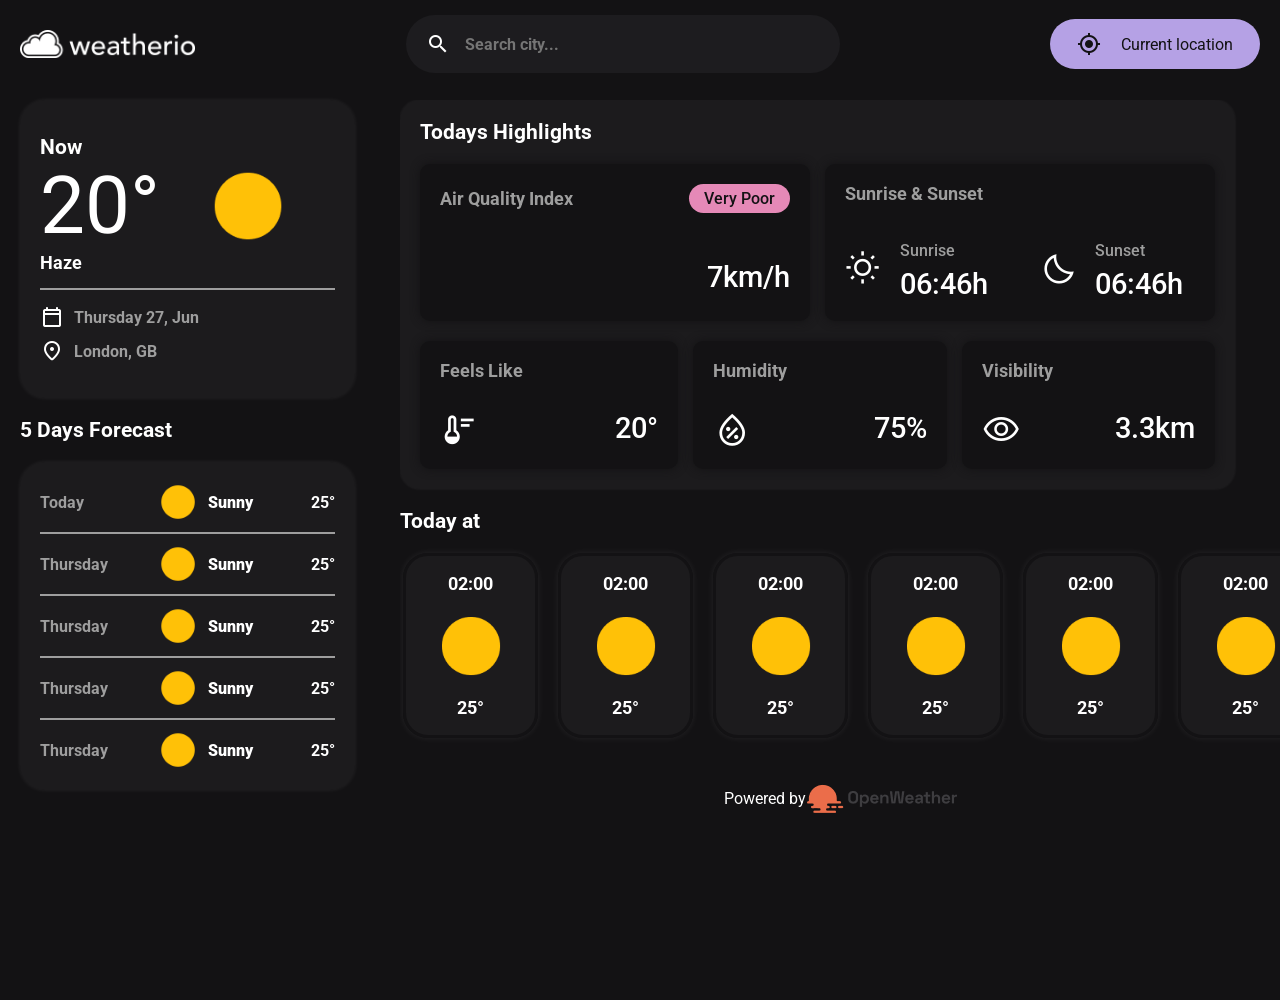
<file: weather-app/index.html>
<!DOCTYPE html>
<html lang="en">

<head>
  <meta charset="UTF-8">
  <meta http-equiv="X-UA-Compatible" content="IE=edge">
  <meta name="viewport" content="width=device-width, initial-scale=1.0">
  <title>weatherio</title>
  <meta name="title" content="weatherio">
  <meta name="description" content="weatherio is a weather app">
  <link rel="shortcut icon" href="./favicon.svg" type="image/svg+xml">
  <link href="https://fonts.googleapis.com/icon?family=Material+Icons" rel="stylesheet">
  <link href="https://fonts.googleapis.com/icon?family=Material+Symbols+Outlined" rel="stylesheet">
  <link href="https://fonts.googleapis.com/icon?family=Material+Symbols+Rounded" rel="stylesheet">
  <link rel="preconnect" href="https://fonts.googleapis.com">
  <link rel="preconnect" href="https://fonts.gstatic.com" crossorigin>
  <link
    href="https://fonts.googleapis.com/css2?family=Roboto:ital,wght@0,100;0,300;0,400;0,500;0,700;0,900;1,100;1,300;1,400;1,500;1,700;1,900&display=swap"
    rel="stylesheet">
  <link rel="stylesheet" href="./assets/css/style.css">
  <script type="module" src="./assets/js/app.js" defer></script>
</head>

<body>
  <header>
    <div class="container">
      <a href="#" class="logo">
        <img src="./assets/images/logo.png" alt="logo">
      </a>
      <!-- Search View -->
      <div class="search-view">
        <div class="search-wrapper">
          <button class="close-btn">
            <span class="material-icons">arrow_back</span>
          </button>
          <span class="material-icons search-icon">search</span>
          <input class="search-field" type="search" name="search" spellcheck="false" autocomplete="off" placeholder="Search city...">
          <div class="progress-icon"></div>
        </div>

        <div class="search-result" data-search-result>
          <ul class="result-list" data-search-list></ul>
        </div>
      </div>

      <div class="header-actions">
        <button class="search-btn">
          <span class="material-icons">search</span>
        </button>
        <button class="location-btn">
          <span class="material-icons">my_location</span>
          <p>Current location</p>
        </button>
      </div>
    </div>
  </header>

  <main>
    <!-- Left part of the page  -->
    <div class="aside">
      <div class="main-card">
        <h1>Now</h1>
        <div class="weather" >
          <p data-current-temp>20°</p>
          <div class="img-wrap">
            <img src="./assets/images/weather_icons/01d.png" alt="" data-current-img>
          </div>
        </div>
        <p class="tag" data-current-tag>Haze</p>
        <hr />
        <div class="date">
          <span class="material-symbols-rounded">calendar_today</span>
          <p data-current-date>Thursday 27, Jun</p>
        </div>
        <div class="location">
          <span class="material-symbols-rounded">location_on</span>
          <p data-current-location>London, GB</p>
        </div>
      </div>

      <div class="forecast">
        <h1>5 Days Forecast</h1>
        <ul class="forecast-list">
          <li class="day">
            <div class="date">
              <p data-dforecast-day>Today</p>
            </div>
            <div class="info">
              <img src="./assets/images/weather_icons/01d.png" alt="" data-dforecast-img />
              <p class="d-tag" data-dforecast-tag>Sunny</p>
            </div>
            <div class="d-data">
              <p data-dforecast-temp>25°</p>
            </div>
          </li>

          <li class="day">
            <div class="date">
              <p>Thursday</p>
            </div>
            <div class="info">
              <img src="./assets/images/weather_icons/01d.png" alt="" />
              <p class="d-tag">Sunny</p>
            </div>
            <div class="d-data">
              <p>25°</p>
            </div>
          </li>

          <li class="day">
            <div class="date">
              <p>Thursday</p>
            </div>
            <div class="info">
              <img src="./assets/images/weather_icons/01d.png" alt="" />
              <p class="d-tag">Sunny</p>
            </div>
            <div class="d-data">
              <p>25°</p>
            </div>
          </li>

          <li class="day">
            <div class="date">
              <p>Thursday</p>
            </div>
            <div class="info">
              <img src="./assets/images/weather_icons/01d.png" alt="" />
              <p class="d-tag">Sunny</p>
            </div>
            <div class="d-data">
              <p>25°</p>
            </div>
          </li>

          <li class="day">
            <div class="date">
              <p>Thursday</p>
            </div>
            <div class="info">
              <img src="./assets/images/weather_icons/01d.png" alt="" />
              <p class="d-tag">Sunny</p>
            </div>
            <div class="d-data">
              <p>25°</p>
            </div>
          </li>
        </ul>
      </div>
    </div>
    <!-- Right-center part of the page -->
    <div class="main-content">
      <div class="highlights">
        <h1>Todays Highlights</h1>
        <div class="highlights-cards">
          <div class="air-card">
            <div class="air-index">
              <h2>Air Quality Index</h2>
              <p data-highlights-ai>Very Poor</p>
            </div>

            <div class="air-info">
              <span class="material-icons">air</span>
              <p data-highlights-aspeed>7km/h</p>
            </div>
          </div>

          <div class="sunrise-sunset">
            <h2>Sunrise & Sunset</h2>
            <div class="container">
              <div class="sunrise">
                <span class="material-symbols-outlined">wb_Sunny</span>
                <div class="text">
                  <p>Sunrise</p>
                  <p class="time" data-highlights-sunriseT>06:46h</p>
                </div>
              </div>
              <div class="sunset">
                <span class="material-symbols-outlined">clear_night</span>
                <div class="text">
                  <p>Sunset</p>
                  <p class="time" data-highlights-sunsetT>06:46h</p>
                </div>
              </div>
            </div>
          </div>

          <div class="feels-like">
            <h2>Feels Like</h2>
            <div class="feeling-tmp">
              <span class="material-symbols-outlined">thermostat</span>
              <p data-highlights-feels-like>20°</p>
            </div>
          </div>

          <div class="humidity">
            <h2>Humidity</h2>
            <div class="humidity-percent">
              <span class="material-symbols-outlined">humidity_percentage</span>
              <p data-highlights-humidity>75%</p>
            </div>
          </div>

          <div class="visibility">
            <h2>Visibility</h2>
            <div class="v-distance">
              <span class="material-symbols-outlined">visibility</span>
              <p data-highlights-visibility>3.3km</p>
            </div>
          </div>
        </div>
      </div>

      <div class="today-at">
        <h1>Today at</h1>
        <ul class="hour-list">
          <li class="hour">
            <div class="info">
              <p>02:00</p>
              <img src="./assets/images/weather_icons/01d.png" alt="" data-hforecast-img/>
              <p data-hforecast-temp>25°</p>
            </div>
          </li>
          <li class="hour">
            <div class="info">
              <p>02:00</p>
              <img src="./assets/images/weather_icons/01d.png" alt="" />
              <p>25°</p>
            </div>
          </li>
          <li class="hour">
            <div class="info">
              <p>02:00</p>
              <img src="./assets/images/weather_icons/01d.png" alt="" />
              <p>25°</p>
            </div>
          </li>
          <li class="hour">
            <div class="info">
              <p>02:00</p>
              <img src="./assets/images/weather_icons/01d.png" alt="" />
              <p>25°</p>
            </div>
          </li>
          <li class="hour">
            <div class="info">
              <p>02:00</p>
              <img src="./assets/images/weather_icons/01d.png" alt="" />
              <p>25°</p>
            </div>
          </li>
          <li class="hour">
            <div class="info">
              <p>02:00</p>
              <img src="./assets/images/weather_icons/01d.png" alt="" />
              <p>25°</p>
            </div>
          </li>
          <li class="hour">
            <div class="info">
              <p>02:00</p>
              <img src="./assets/images/weather_icons/01d.png" alt="" />
              <p>25°</p>
            </div>
          </li>
          <li class="hour">
            <div class="info">
              <p>02:00</p>
              <img src="./assets/images/weather_icons/01d.png" alt="" />
              <p>25°</p>
            </div>
          </li>
        </ul>
      </div>
      <footer>Powered by <img src="./assets/images/openweather.png" alt=""></footer>
    </div>
  </main>

  <div class="loading-section"></div>
</body>

</html>
</file>
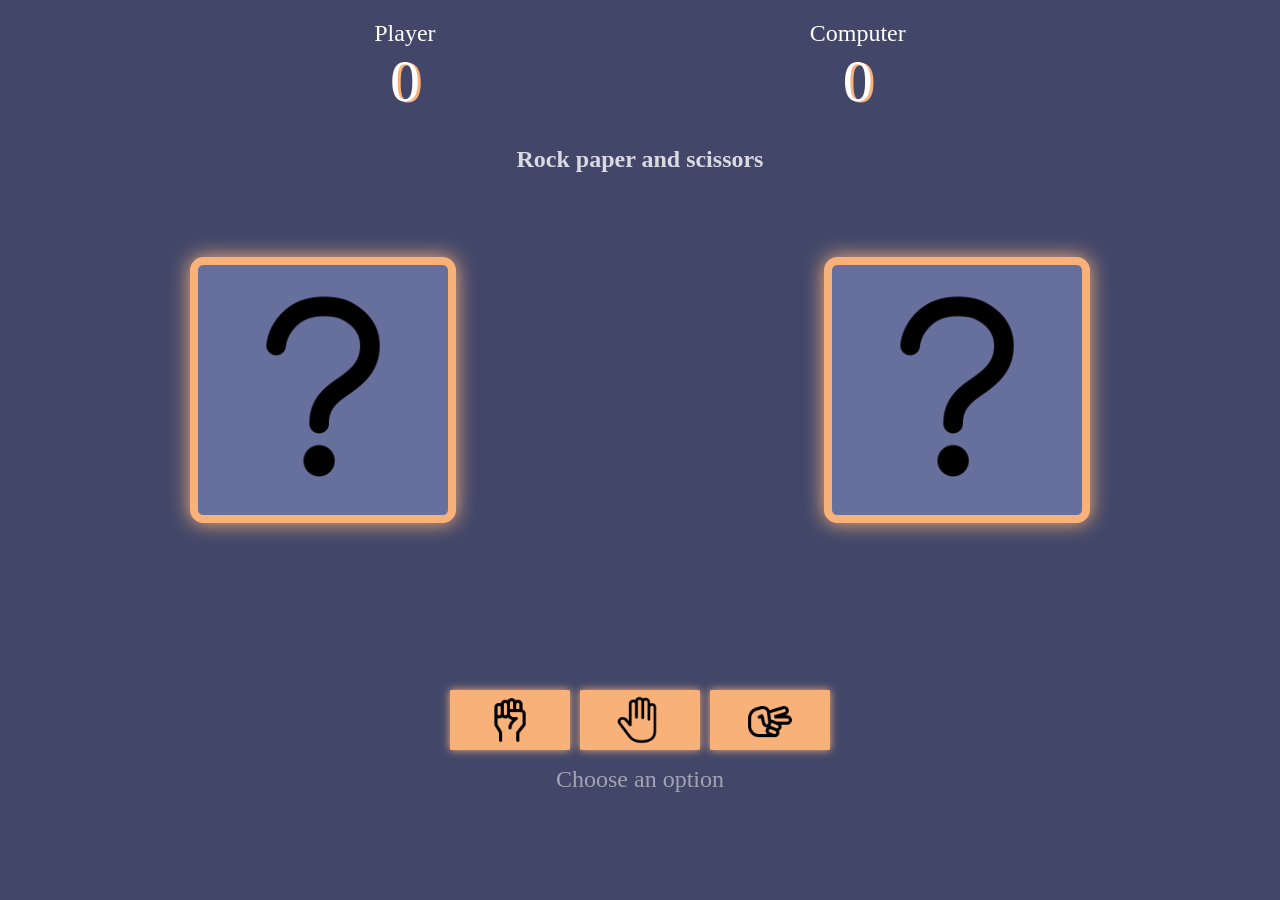
<file: mini-game/Rock-paper-scissors/index.html>
<!DOCTYPE html>
<html lang="en">
<head>
  <meta charset="UTF-8">
  <meta http-equiv="X-UA-Compatible" content="IE=edge">
  <meta name="viewport" content="width=device-width, initial-scale=1.0">
  <title>Rock-paper-scissors</title>
  <link rel="stylesheet" href="styles.css">
  <script type="module" src="./script.js" defer></script>
</head>
<body>
  <section class="game">
    <div class="score">
      <div>
        <p>Player</p>
        <p class="p-score">0</p>
      </div>
      <div>
        <p>Computer</p>
        <p class="c-score">0</p>
      </div>
    </div>

    <h1 class="title">Rock paper and scissors</h1>

    <div class="match">
      <div class="hands">
        <div class="player"></div>
        <p class="result"></p>
        <div class="computer"></div>
      </div>
      <div class="options">
        <button class="rock" data-name="rock"></button>
        <button class="paper"></button>
        <button class="scissors"></button>
        <h2>Choose an option</h2>
      </div>
    </div>
    
  </section>
</body>
</html>
</file>
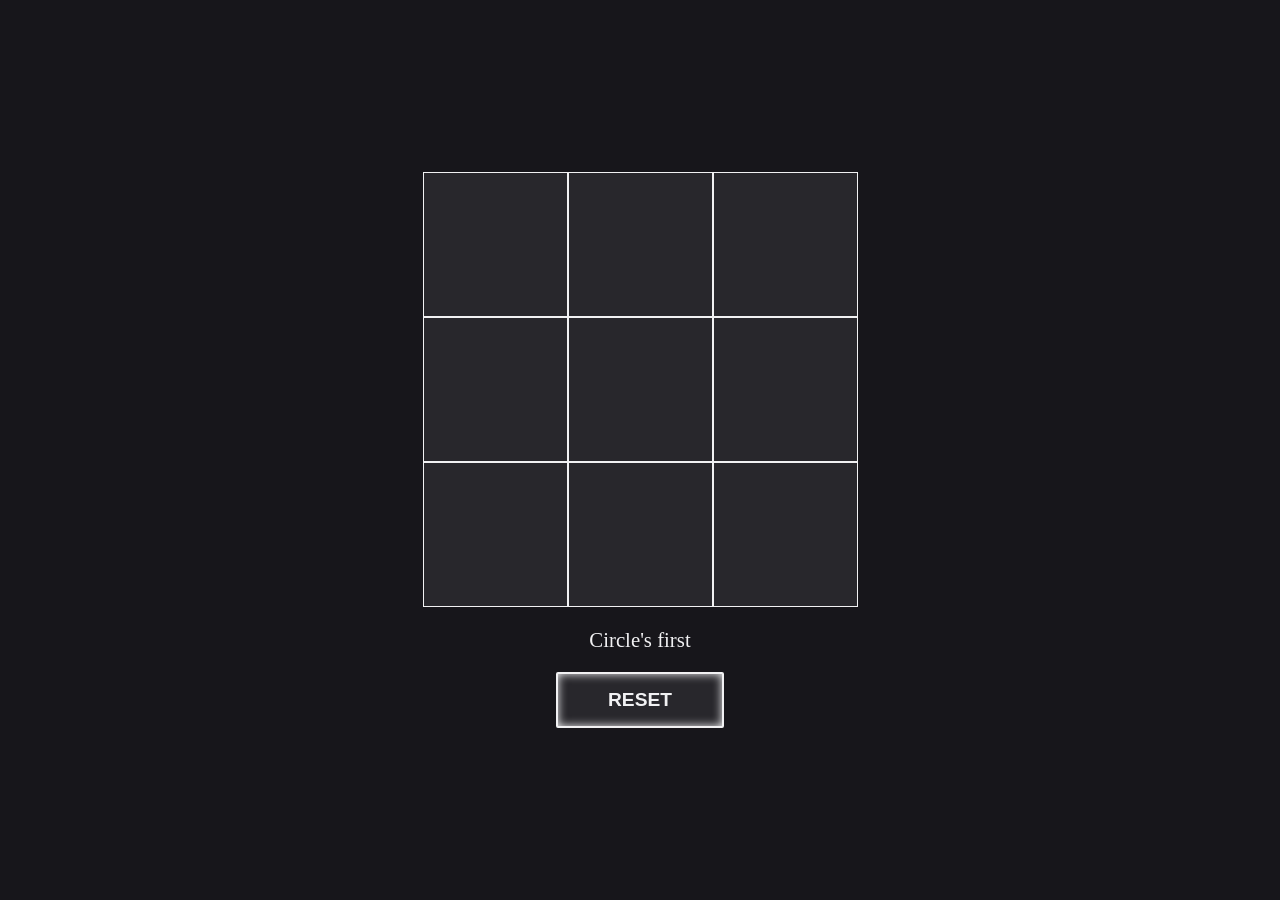
<file: mini-game/Tic-tac-toe/index.html>
<!DOCTYPE html>
<html lang="en">
<head>
  <meta charset="UTF-8">
  <meta http-equiv="X-UA-Compatible" content="IE=edge">
  <meta name="viewport" content="width=device-width, initial-scale=1.0">
  <title>Tic-tac-toe</title>
  <link rel="stylesheet" href="./styles.css">
  <script src="./app.js" defer></script>
</head>
<body>
  <div id="gameboard"></div>
  <p id="info"></p>
  <button class="btn">RESET</button>
  
</body>
</html>
</file>
<file: weather-app/assets/css/style.css>
/*-----------------------------------*\
  #CUSTOM PROPERTY
\*-----------------------------------*/

:root {
  --primary: #B5A1E5;
  --background: #131214;
  --outline: #3E3D40;
  --white: #ffffff;
  --white-alpha-4: #ffffff0a;
  --white-alpha-8: #ffffff14;
}

/*-----------------------------------*\
  #RESET
\*-----------------------------------*/

*,
* ::before,
* ::after {
  margin: 0;
  padding: 0;
  box-sizing: border-box;
}

li { list-style: none; }

a,
img,
span,
button { display: block; }

a {
  color: inherit;
  text-decoration: none;
}

input,
button {
  background: none;
  border: none;
  color: inherit;
  font: inherit;
}

input { width: 100%; }

input[type="search"]::-webkit-search-cancel-button{
  display: none; 
}

button { cursor: pointer; }

html {
  font-family: var(--ff-nunito-sans);
  font-family: 'Roboto';
  scroll-behavior: smooth;
}

body {
  background-color: var(--background);
  color: var(--white);
  overflow-x: hidden;
  height: 100vh;
}

:focus-visible {
  outline: none;
}

::selection {
  background-color: var(--white);
  color: var(--background);
}

::-webkit-scrollbar {
  width: 6px;
  height: 6px;
}

::-webkit-scrollbar-thumb {
  background-color: var(--outline);
  border-radius: 25px;
}


/*-----------------------------------*\
#HEADER
\*-----------------------------------*/
header .container {
  display: flex;
  justify-content: space-between;
  align-items: center;
  padding: 15px 20px 15px;
  position: fixed;
  top: 0;
  background-color: var(--background);
  width: 100%;
}

.logo img { width: 175px; }

/**Search section**/
.search-view { 
  position: fixed;
  top: 0;
  left: -1250px;
  height: 100%;
  width: 100%;
  background-color: #1D1C1F;
  z-index: 90000;

  transition: left ease 1.1s;
}
.show-search-view {
  left: 0;
}

.search-wrapper {
  display: flex;
  align-items: center;
  border-bottom: solid var(--white-alpha-8);
  padding: 15px 20px 10px;
  border-radius: 0px 0px 0px 0px;
}

.close-btn {
  display: flex;
  align-items: center;
  height: 58px;
}

.close-btn:active span {
  text-shadow: 0px 0px 4px var(--white);
}

.search-icon {
  display: none;
}

.progress-icon {
  display: none;
  padding: 12px;
  border: solid 3px var(--white);
  border-block-start-color: transparent;
  border-radius: 50%;
  animation: rotation .4s linear infinite;
}

.search-field {
  font-weight: bold;
  padding: 0px 15px;
}

.search-result { 
  display: none; 
}

.result-item {
  display: flex;
  padding: 15px 20px;
  align-items: center;
  cursor: pointer;
  transition: background-color .2s linear;
  gap: 10px;
}
.result-item:hover { 
  background-color: var(--outline); 
}
.result-item:active {
  background-color: transparent;
}
.result-item span {
  font-size: 1.7rem;
  color: #9e9e9e;
  background-color: transparent;
}

.title {
  font-weight: bolder;
}

.subtitle {
  color: #9e9e9e;
  font-weight: 600;
  padding-top: 5px;
}


/**Header buttons**/
.header-actions {
  display: flex;
  gap: 15px;
}

.search-btn,
.location-btn {
  background-color: var(--outline);
  height: 58px;
  width: 58px;
  border-radius: 50%;
  display: flex;
  justify-content: center;
  align-items: center;
  clip-path: circle(100%);
}

.search-btn:active {
  animation: click .3s linear forwards;
}

.location-btn { 
  background-color: var(--primary);
  color: var(--background);
  transition: background-color .08s linear;
}

.location-btn p { display: none; }
.location-active {
  background-color: var(--outline);
  color: var(--white);
  opacity: .5;
  cursor: auto;
}

/**Header animations**/
@keyframes click {
  from { clip-path: circle(20%); }
  to { clip-path: circle(100%); }
}

@keyframes rotation {
  from { transform: rotate(0);}
  to { transform: rotate(360deg);}
}

/**Main section**/
main {
  display: flex;
  flex-direction: column;
  width: 100%;
  margin-top: 100px;
  margin-inline-end: auto;
  gap: 25px;
}

.aside {
  padding: 0px 20px;
}

.main-content {
  overflow-x: hidden;
}

/*-----------------------------------*\
  #CURRENT WEATHER
\*-----------------------------------*/

.main-card {
  padding: 35px 20px;
  background-color: var(--white-alpha-4);
  border-radius: 25px;
  font-weight: bolder;
  box-shadow: 0px 0px 4px var(--white-alpha-8);
}
.main-card h1 { font-size: 1.3rem; }

.weather,
.date,
.location { display: flex; }

.date,
.location { align-items: center; }

.weather p { 
  font-size: 5rem;
  font-weight: 400;
}

.img-wrap {
  width: 100%;
  display: flex;
  justify-content: center;
  align-items: center;
}
.img-wrap img {
  height: 80px;
}

.main-card .tag { font-size: 1.1rem; }

hr {
  border: solid .7px #9e9e9e;
  margin: 15px 0px;
}

.date, .location { gap: 10px; }
.date p, .location p { color: #9e9e9e; }
.location { padding-top: 10px;}

/*-----------------------------------*\
  #HIGHLIGHTS
\*-----------------------------------*/
.highlights { 
  padding: 20px;
  margin: 25px 20px 0px;
  background-color: var(--white-alpha-4);
  font-weight: bolder;
  border-radius: 20px;
  box-shadow: 0px 0px 3px var(--white-alpha-8);
  /* height: 100%; */
}
.highlights h1 { font-size: 1.3rem; }
.highlights-cards > div {
  background-color: var(--background);
  padding: 20px;
  margin-top: 20px;
  border-radius: 10px;
  box-shadow: 0px 0px 10px var(--background);
}
.highlights-cards > div h2 { 
  color: #9e9e9e;
  font-size: 1.1rem;
}
.highlights-cards p {
  font-size: 1.8rem;
  font-weight: 500;
  padding: 0;
}

/**Air card**/
.air-card { 
  display: flex;
  flex-direction: column;
  justify-content: space-between;
}
.air-card > div{
  display: flex;
  justify-content: space-between;
  align-items: center;
}

.air-index p {
  background-color: #E589B7;
  color: var(--background);
  border-radius: 25px;
  padding: 5px 15px;
  font-size: 1rem;
  font-weight: 500;
}

.air-info { padding-top: 35px;}
.air-info span {
  font-size: 3rem;
}

/**Sunrise sunset card**/
.sunrise-sunset .container {
  display: flex;
  gap: 15%;
}

.sunrise,
.sunset { padding-top: 30px; }

.sunrise .text p:first-child,
.sunset .text p:first-child { 
  color: #9e9e9e;
  padding: 7px 0px;
  font-size: 1rem;
}

.sunrise span,
.sunset span {
  font-size: 2.2rem;
}

/**Feels like**/
.feeling-tmp {
  display: flex;
  justify-content: space-between;
  padding-top: 30px;
}

.feeling-tmp span {
  font-size: 2.4rem;
}

/**Humidity**/
.humidity-percent {
  display: flex;
  justify-content: space-between;
  padding-top: 30px;
}
.humidity-percent span {
  font-size: 2.4rem;
}

/**Visibility**/
.v-distance {
  display: flex;
  justify-content: space-between;
  padding-top: 30px;
}
.v-distance span {
  font-size: 2.4rem;
}


/*-----------------------------------*\
  #HOURLY FORECAST
\*-----------------------------------*/
.today-at { padding: 20px 0px 5px; }
.today-at h1 { 
  font-size: 1.3rem;
  margin-left: 20px;
}
.today-at .hour-list {
  display: flex;
  overflow-x: auto;
  font-weight: bolder;
  gap: 20px;
  padding: 20px 40px 20px 20px;
  margin-right: -20px;
}
.today-at .info {
  display: flex;
  flex-direction: column;
  justify-content: space-evenly;
  align-items: center;
  height: 185px;
  width: 135px;
  background-color: var(--white-alpha-4);
  border-radius: 25px;
  box-shadow: 0px 0px 7px var(--white-alpha-8);
  border: 3px solid var(--background);
  font-size: 1.1rem;
}
.today-at img {
  height: 70px;
  width: 70px;
}


/*-----------------------------------*\
  #FORECAST
\*-----------------------------------*/
.forecast h1 {
  padding: 20px 0px;
  font-size: 1.3rem;
}

.forecast-list {
  padding: 10px 20px;
  background-color: var(--white-alpha-4);
  border-radius:25px;
  font-weight: bolder;
  box-shadow: 0px 0px 4px var(--white-alpha-8);
}

.forecast-list .day {
  display: flex;
  justify-content: space-between;
  align-items: center;
  padding: 10px 0px;
}

.forecast-list .day:not(:last-child) {
  border-bottom: solid 2px #9e9e9e;;
}

.forecast-list .date {
  width: 100%;
}

.forecast-list .info {
  display: flex;
  align-items: center;
  font-weight: bolder;
  gap: 10px;
  width: 100%;
}

.forecast-list img {
  height: 40px;
}

.forecast-list .d-data {
  width: 50%;
  text-align: end;
}

/*-----------------------------------*\
  #LOADING
\*-----------------------------------*/
.loading-section {
  position: fixed;
  top: 0;
  left: 0;
  height: 100%;
  width: 100%;
  display: flex;
  justify-content: center;
  align-items: center;
  background-color: var(--background);
  clip-path: circle(0% at 100% 0)
}

.loading-section::before {
  content: '';
  height: 65px;
  width: 65px ;
  border: solid 5px var(--white);
  border-block-start-color: transparent;
  border-radius: 50%;
  animation: rotate .4s linear infinite;
}

.animate-on-load {
  animation: bubble 2.5s ease;
}

/**loading animations**/
@keyframes bubble {
  0% {
    clip-path: circle(0% at 100% 0);
  }
  50% {
    clip-path: circle(200% at 100% 0);
  }
  100% {
    clip-path: circle(0% at 100% 0)
  }
}

@keyframes rotate {
  from { rotate: 0deg; }
  to { rotate: 360deg; }
}

/*-----------------------------------*\
  #FOOTER
\*-----------------------------------*/
footer {
  display: flex;
  justify-content: center;
  align-items: center;
  padding: 20px 0px;

}

/*-----------------------------------*\
  #MEDIA QUERIES
\*-----------------------------------*/
@media screen and (min-width: 768px){
  body {
    overflow-y: hidden;
  }

  .search-btn {
    height: 50px;
    width: 50px;
  }
  .location-btn {
    width: 210px;
    height: 50px;
    border-radius: 35px;
    gap: 20px;
  }
  .header-actions .location-btn p {
    display: block;
  }
  
  /**Main content**/
  main {
    flex-direction: row;
    justify-content: space-between;
    height: 100vh;
    padding-right: 0px;
  }

  .main-content {
    flex: 1;
    overflow-y: auto;
  }

  .aside {
    width: 45%;
  }

  /**Highlights**/
  .highlights {
    margin: 0px 20px 0px 0px;
  }
  .highlights-cards {
    display: flex;
    flex-wrap: wrap;
    justify-content: space-between;
  }
  .highlights-cards > div {
    width: 100%;
  }
  .highlights-cards .sunrise,
  .highlights-cards .sunset{
    display: flex;
    align-items: center;
    gap: 20px;
  }
  .highlights-cards .feels-like {
    width: 49%;
  }
  .highlights-cards .humidity {
    flex: 1;
    margin-left: 15px;
  }

  /**Hourly forecast**/
  .today-at h1 {
    margin-left: 0px;
  }

  .today-at .hour-list {
    padding-right: 35px;
    padding-left: 3px;
    margin-left: 0px;
  }

  /**Footer**/
  footer {
    padding-bottom: 110px;
  }
}

@media screen and (min-width: 1200px){
  .search-view {
    display: block;
    position: relative;
    left: 0;
    width: 35%;
    background-color: transparent;
  }

  .search-wrapper {
    border: none;
    padding: 0px 20px;
    background-color: #1D1C1F;
    border-radius: 35px;
  }

  .close-btn {
    display: none;
  }

  .search-icon {
    display: flex;
    justify-content: center;
    align-items: center;
    height: 58px;
  }

  .search-field {
    width: 100%;
  }

  .search-result {
    display: none;
    position: absolute;
    width: 100%;
    background-color: #1D1C1F;
    border-bottom-left-radius: 35px;
    border-bottom-right-radius: 35px;
    padding-bottom: 25px;
  }

  .result-item {
    padding: 10px 20px;
  }
  .result-item span {
    font-size: 1.3rem;
  }

  .result-list .title {
    font-size: .9rem;
  }

  .result-list .subtitle {
    font-size: .8rem;
    padding-top: 0px;
  }

  .search-btn {
    display: none;
  }

  .aside {
    width: 375px;
  }

  .main-content {
    overflow-y: hidden;
    flex: 1;
  }

  .highlights {
    margin-right: 45px;
  }

  .highlights-cards .air-card {
    width: 49%;
  }
  .highlights-cards .sunrise-sunset {
    flex: 1;
    margin-left: 15px;
  }
  .highlights-cards .feels-like {
    width: 32.5% ;
  }
  .highlights-cards .humidity {
    flex: 1;
  }
  .highlights-cards .visibility {
    flex: 1;
    margin-left: 15px;
  }
}

@media screen and (min-width: 1400px) {
  /**highlights**/
  .highlights .air-info span {
    font-size: 4rem;
  }
  .highlights .feeling-tmp span,
  .highlights .humidity span,
  .highlights .visibility span {
    font-size: 3.1rem;
  }

  .highlights .air-info p {
    font-size: 2.3rem;
  }

  .highlights .sunrise span,
  .highlights .sunset span {
    font-size: 3rem;
  }
  .highlights .sunrise-sunset .time {
    font-size: 2.2rem;
  }

  .highlights .feeling-tmp p {
    font-size: 2.5rem;
  }

  .highlights .humidity p {
    font-size: 2.3rem;
  }

  .highlights .visibility p {
    font-size: 2.3rem;
  }

  footer {
    padding: 0px;
  }
}

@media screen and (min-width: 1639px) {
  .today-at {
    text-align: center;
  }
  .today-at .hour-list {
    justify-content: center;
  }
}
</file>
<file: mini-game/Rock-paper-scissors/styles.css>
* {
  margin: 0;
}

:root {
  --bg-blue: #424769;
  --blue: #676f9d;
  --creme: #f9b17a;
}

body {
  background-color: var(--bg-blue);
  color: #fff;
  font-family: 'Poppins';
  /* height: 100vh; */
}

/* Score */
.score {
  display: flex;
  justify-content: space-evenly;
  font-size: 1.5em;
  text-align: center;
  padding-top: 20px;
}
[class$="-score"] {
  text-shadow: 3px 1px var(--creme);
  font-size: 2.5em;
}
.title {
  text-align: center;
  margin-top: 30px;
  opacity: 0.8;
}

/* Match Section */
.match {
  height: 80vh;
  display: flex;
  flex-direction: column;
  align-items: center;
  justify-content: space-around;
}

.hands {
  display: flex;
  width: 900px;
  justify-content: space-between;
  align-items: center;
}
.computer, .player{
  height: 250px;
  width: 250px;
  border: solid 8px var(--creme);
  border-radius: 5%;
  box-shadow: 0px 0px 20px var(--creme);
  background-color: var(--blue);
  background-image: url('./images/question-mark.png');
  background-size: cover;
  transition: background-image 0.2s ease;
}

.result {
  font-size: 3em;
  text-align: center;
}

.options {
  width: 380px ;
  height: 120px;
  display: flex;
  flex-wrap: wrap;
  justify-content: center;
}
.options button {
  height: 60px;
  width: 120px;
  border: none;
  border-radius: 2%;
  cursor: pointer;
  background-color: var(--creme);
  background-position: center;
  background-repeat: no-repeat;
  background-size: 50px;
  transition: background-size 0.25s;
  box-shadow: 0px 0px 8px #f9b17a;
}
.options button:hover {
  background-size: 60px;
}
.options h2 {
  text-align: center;
  opacity: 0.5;
  font-weight: 500;
}
.rock {
  background-image: url('./images/rock.png');
}
.options .paper {
  background-image: url('./images/paper.png');
  margin: 0 10px 0;
}
.scissors {
  background-image: url('./images/scissors.png');
}
.paper-url {
  background-size: 200px;
}
</file>
<file: mini-game/Tic-tac-toe/styles.css>
:root {
  --bg-color: #17161B;
  --text: #f1f1f3;
  --secondary: #28272C;
  --accent: linear-gradient(to right top, #9092DA, #BFBEE3);
}

body {
  margin: 0;
  padding: 0;
  display: flex;
  justify-content: center;
  align-items: center;
  flex-direction: column;
  height: 100vh;
  background-color: var(--bg-color);
  color: var(--text);
  font-family: 'Poppins';
}

#gameboard {
  height: 435px;
  width: 435px;
  /* border: solid; */
  display: flex;
  flex-wrap: wrap;
  background-color: var(--secondary)
}

#info {
  font-size: 1.3em;
}

.btn {
  font-size: 1.2em;
  font-weight: 700;
  color: var(--text);
  padding: 15px 50px;
  border: solid 2px var(--text);
  border-radius: 2px;
  background: var(--secondary);
  cursor: pointer;
  box-shadow: 0px 0px 10px var(--text) inset;
  transition: box-shadow 0.2s;
}
.btn:hover {
  box-shadow: none;
}

.square {
  height: 145px;
  width: 145px;
  border: solid 0.5px var(--text);
  box-sizing: border-box;
  display: flex;
  justify-content: center;
  align-items: center;
}

.circle {
  height: 90px;
  width: 90px;
  border-radius: 50%;
  border: solid 9px var(--text);
  box-sizing: border-box;
}

.cross {
  height: 90px;
  width: 90px;
  position: relative;
  transform: rotate(45deg);
}
.cross::before, .cross::after {
  content: '';
  position: absolute;
  background: var(--accent);
}
.cross::before{
  left: 50%;
  height: 100%;
  width: 30%;
  margin-left: -15%;
}
.cross::after {
  top: 50%;
  height: 30%;
  width: 100%;
  margin-top: -15%;
}

.winner {
  box-shadow: 0px 0px 15px var(--text) inset;
}
</file>
